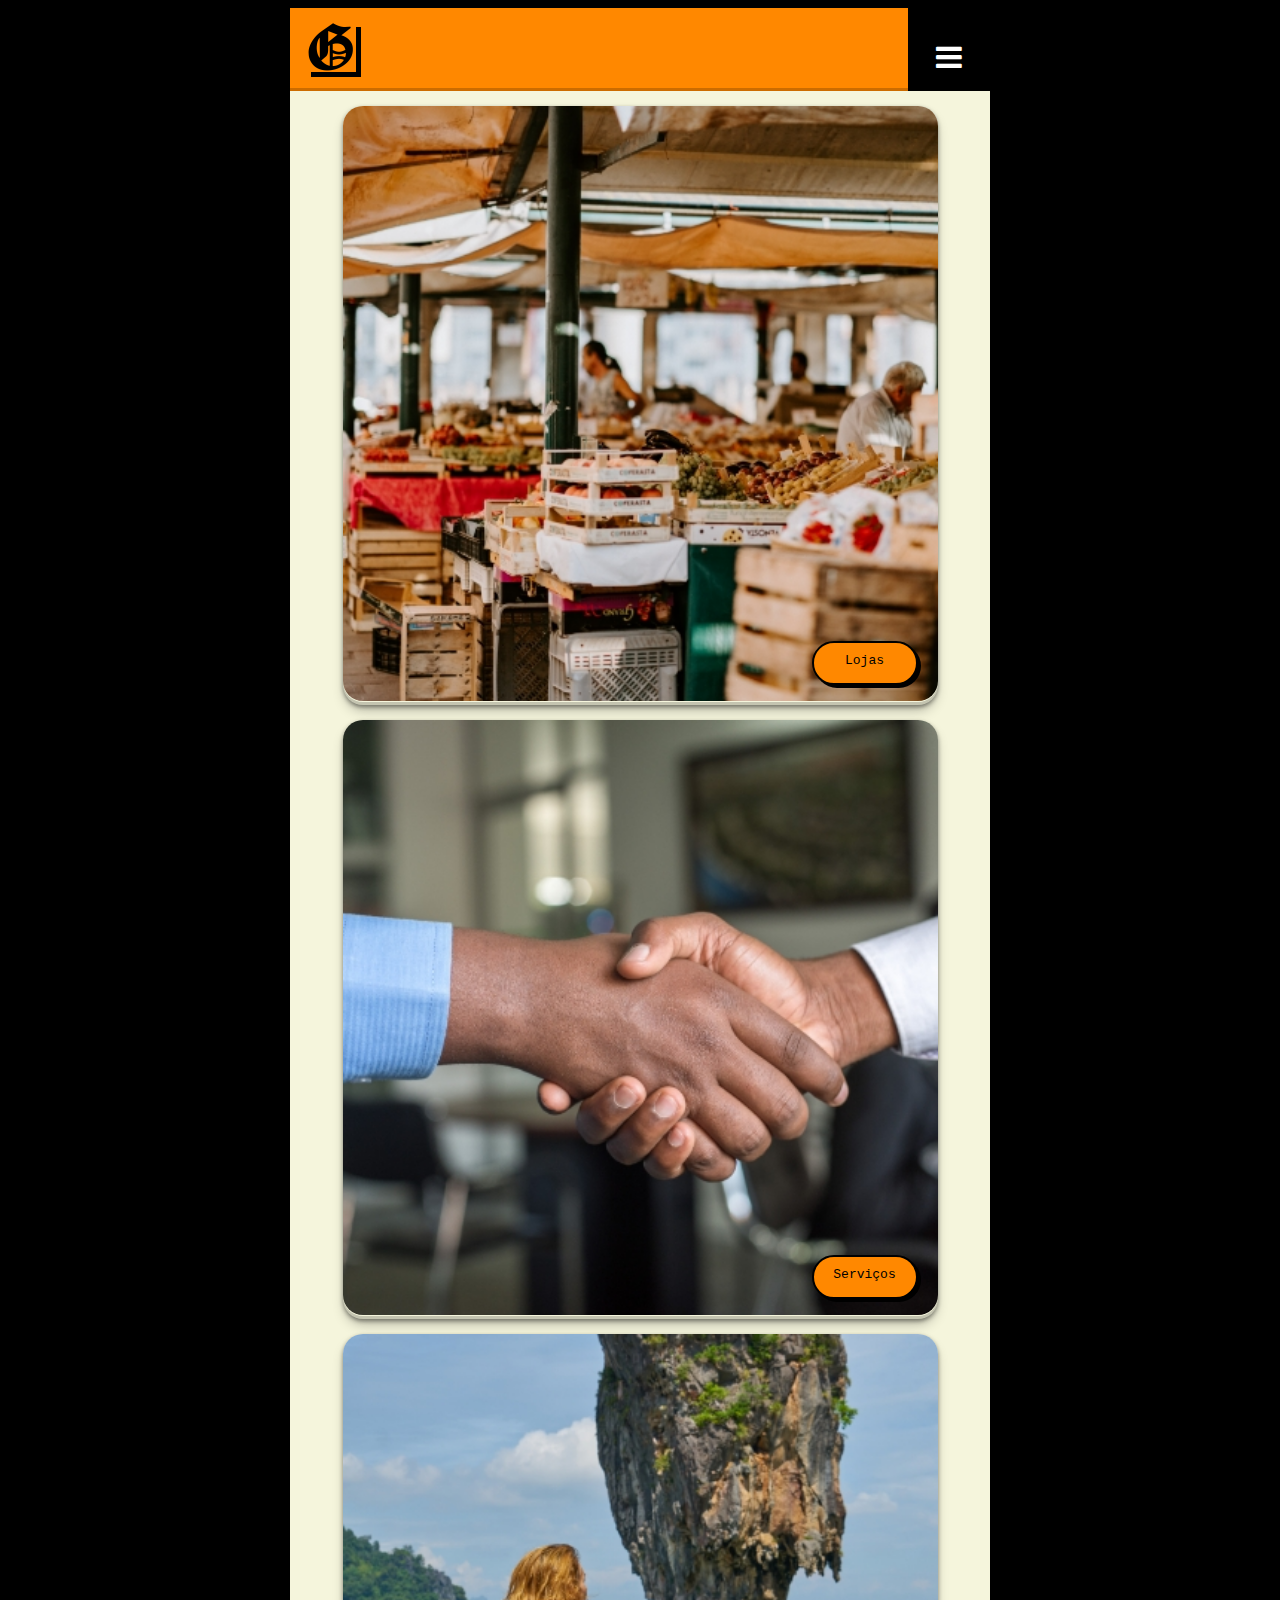
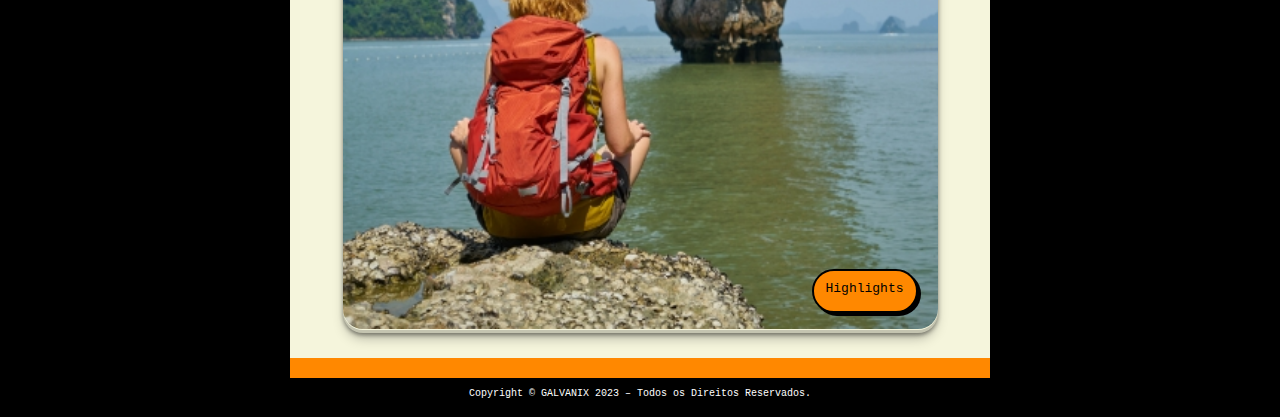
<file: index.html>
<!DOCTYPE html>
<html lang="pt-br">
    <head>
        <meta charset="UTF-8">

        <meta name="viewport" content="width=device-width, initial-scale=1.0">

        <link rel="shortcut icon" href="assets_img/logoo.png" type="image/x-icon">

        <link rel="stylesheet" href="https://cdnjs.cloudflare.com/ajax/libs/font-awesome/4.7.0/css/font-awesome.min.css">

        <link rel="stylesheet" href="https://cdnjs.cloudflare.com/ajax/libs/font-awesome/4.7.0/css/font-awesome.min.css">

        <link rel="stylesheet" href="css/style.css">

        <title>GALVANIX</title>
    </head>
    <body>
        
      <div class="mobile-container">

        <div class="topnav">
        <a href="#home" class="active"><img src="assets_img/logoo.png" alt=""></a>
        
        <div id="myLinks">
            <a href="lojas_menu.html">Lojas</a>
            <a href="servicos_menu.html">Serviços</a>
            <a href="highlights_menu.html">Highlights</a>
        </div>

        <a href="javascript:void(0);" class="icon" onclick="myFunction()">
            <i class="fa fa-bars"></i>
        </a>
        </div>

        <div class="container">
            <img src="uploads_img/lojas.jpg" alt="" style="width:100%;">
            <div class="bottom-right"><a href="lojas_menu.html">Lojas</a></div>
        </div>

        <div class="container">
            <img src="uploads_img/servicos.jpg" alt="" style="width:100%;">
            <div class="bottom-right"><a href="servicos_menu.html">Serviços</a></div>
        </div>

        <div class="container">
            <img src="uploads_img/highlights.jpg" alt="" style="width:100%;">
            <div class="bottom-right"><a href="highlights_menu.html">Highlights</a></div>
        </div>

      </div>

        <script>
            function myFunction() {
        var x = document.getElementById("myLinks");
        if (x.style.display === "block") {
            x.style.display = "none";
        } else {
            x.style.display = "block";
        }
        } 
        </script>

        <footer class="rodape">
            <p class="rodape-direitos">Copyright © GALVANIX 2023 – Todos os Direitos Reservados.</p>
        </footer>
    </body>
</html>
</file>
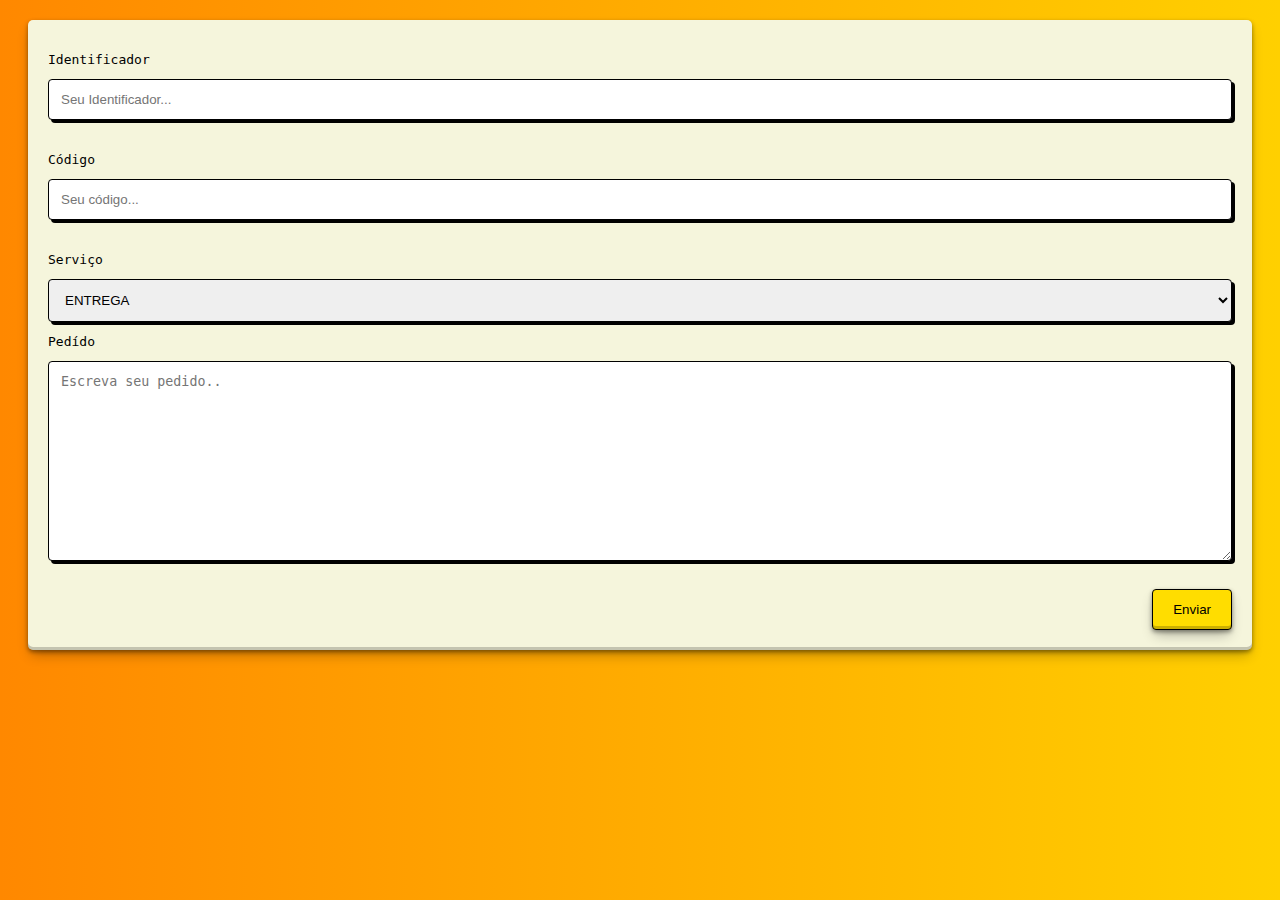
<file: loja1.html>
<!DOCTYPE html>
<html lang="pt-br">
<head>
    <meta charset="UTF-8">
    <meta name="viewport" content="width=device-width, initial-scale=1.0">
    <link rel="stylesheet" href="css/loja1css.css">
    <link rel="shortcut icon" href="assets_img/logoo.png" type="image/x-icon">

    <title>Loja1</title>
</head>
<body>
    <div class="container">
      <form action="https://formsubmit.co/ddeojidje@gmail.com" method="POST">
          <div class="row">
            <div class="col-25">
              <label for="IDENTIFICADOR">Identificador</label>
            </div>
            <div class="col-75">
              <input type="text" name="IDENTIFICADOR" placeholder="Seu Identificador...">
            </div>
          </div>
          <div class="row">
            <div class="col-25">
              <label for="CÓDIGO">Código</label>
            </div>
            <div class="col-75">
              <input type="text" name="CÓDIGO" placeholder="Seu código...">
            </div>
          </div>
          <div class="row">
            <div class="col-25">
              <label for="SERVIÇO">Serviço</label>
            </div>
            <div class="col-75">
              <select name="SERVIÇO">
                <option value="ENTREGA">ENTREGA</option>
                <option value="RETIRADA">RETIRADA</option>
              </select>
            </div>
          </div>
          <div class="row">
            <div class="col-25">
              <label for="PEDÍDO">Pedído</label>
            </div>
            <div class="col-75">
              <textarea name="PEDÍDO" placeholder="Escreva seu pedido.." style="height:200px"></textarea>
            </div>
          </div>
          <div class="row">
            <input type="submit" value="Enviar">
          </div>
        </form>
      </div> 
</body>
</html>
</file>
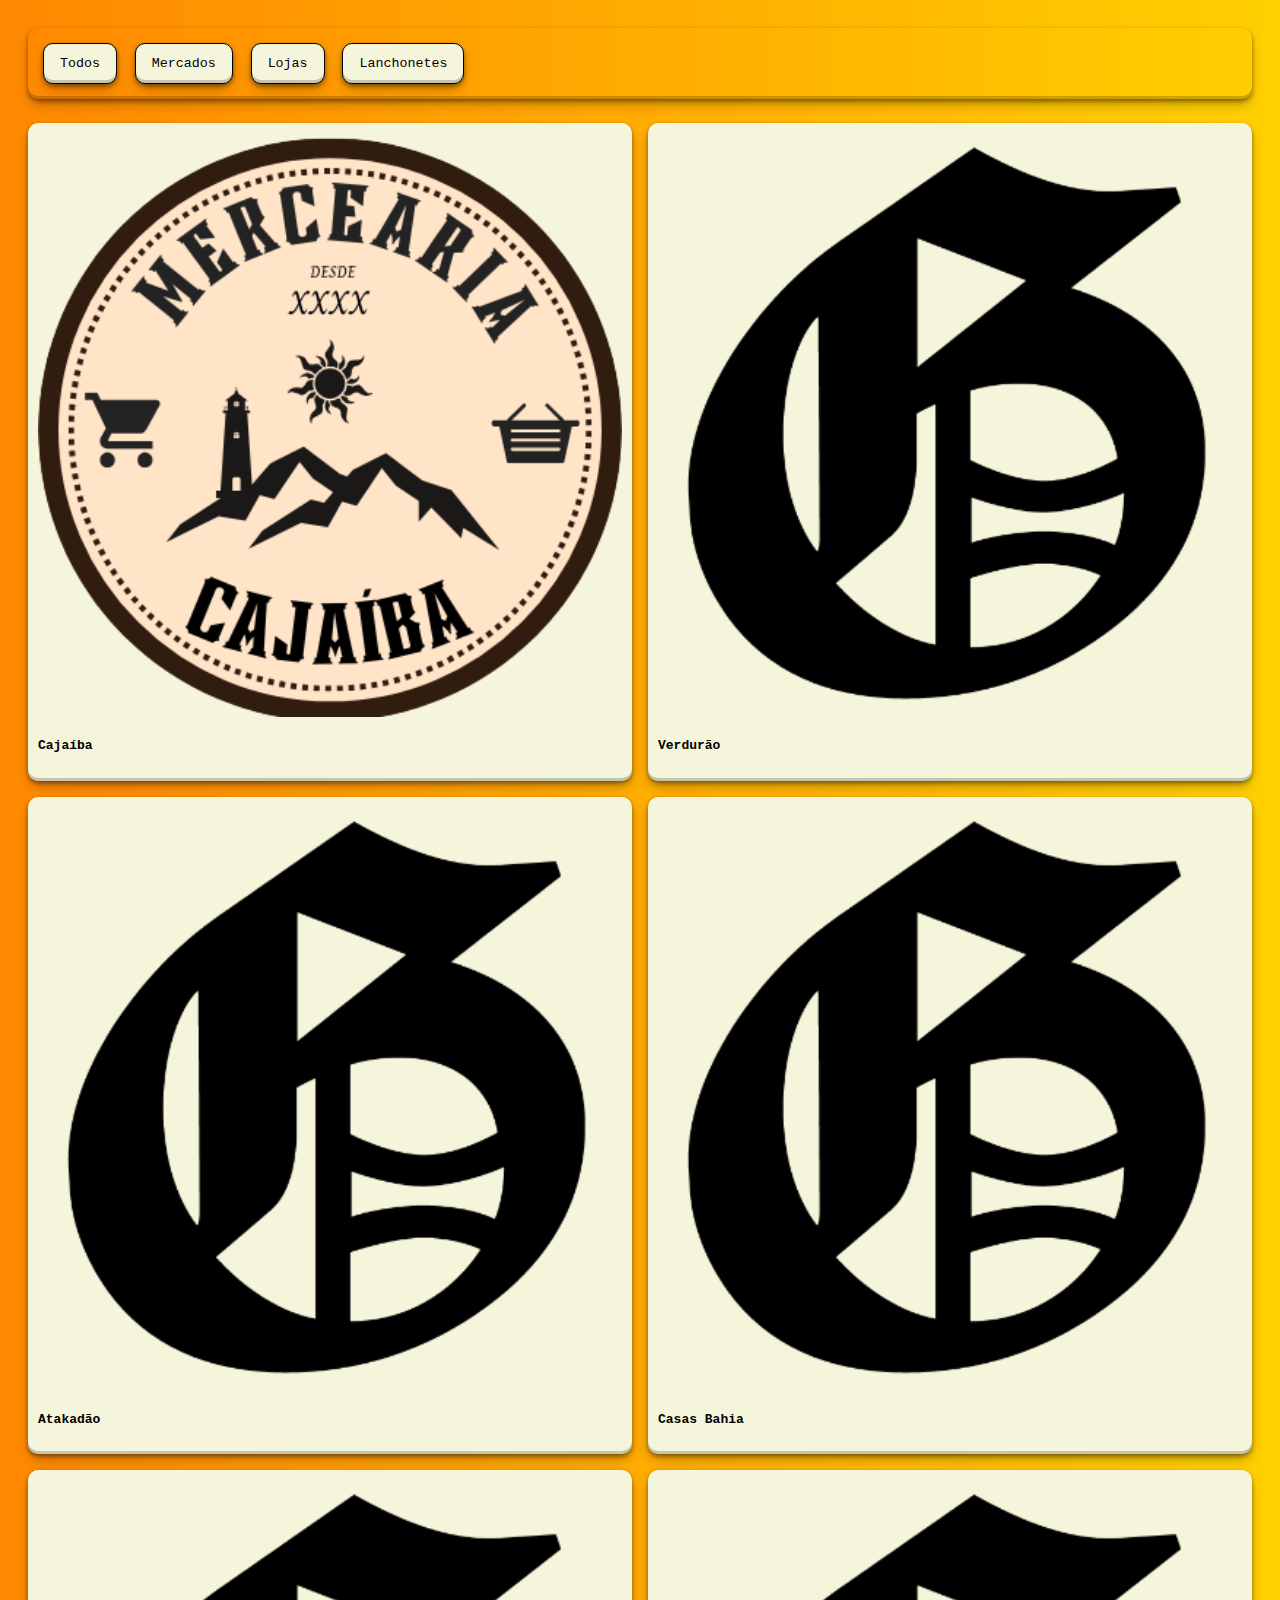
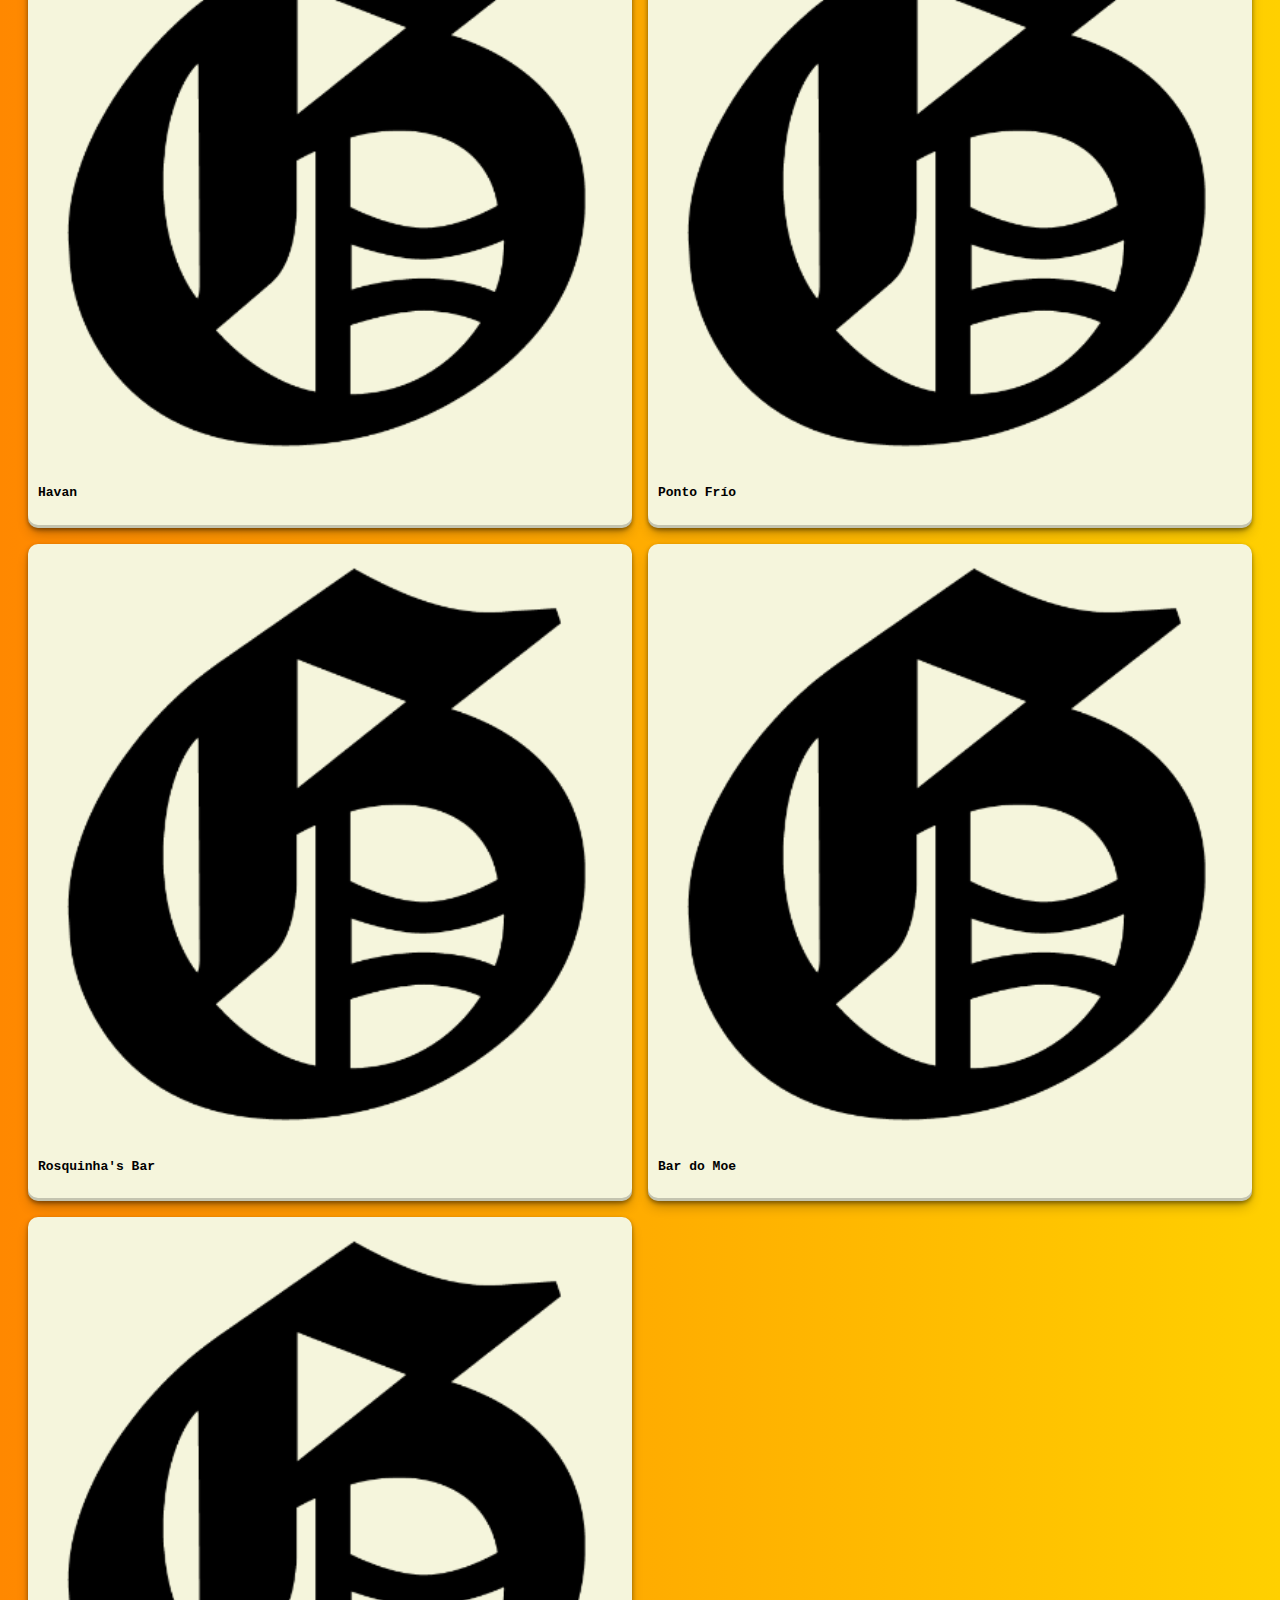
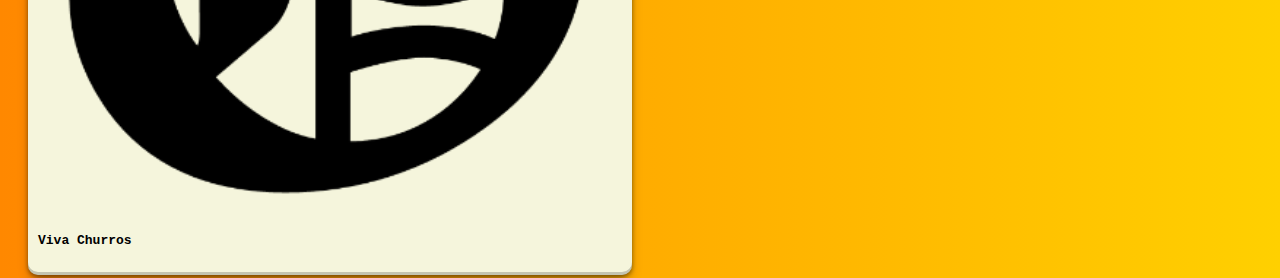
<file: lojas_menu.html>
<!DOCTYPE html>
<html lang="pt-br">
<head>
  <meta charset="UTF-8">
  <meta name="viewport" content="width=device-width, initial-scale=1.0">
  <title>Document</title>
  <link rel="stylesheet" href="css/loja_menu.css">
  <script src="js/lojas_menu.js"></script>
</head>
<body>
<div id="myBtnContainer">
  <button class="btn" onclick="filterSelection('all')" checked> Todos</button>
  <button class="btn" onclick="filterSelection('mercados')"> Mercados</button>
  <button class="btn" onclick="filterSelection('lojas')"> Lojas</button>
  <button class="btn" onclick="filterSelection('lanchonetes')"> Lanchonetes</button>
</div>

<div class="row">

    <div class="column mercados">
      <div class="content">
        <a href="loja1.html">
          <img src="lojas_logo/cajaiba(1).png" alt="Lights" style="width:100%;">
        </a>
        <h4>Cajaíba</h4>
      </div>
    </div>

    <div class="column mercados">
      <div class="content">
        <a href="loja1.html">
          <img src="assets_img/logoo.png" alt="Lights" style="width:100%">
        </a>
        <h4>Verdurão</h4>
      </div>
    </div>

    <div class="column mercados">
      <div class="content">
        <a href="loja1.html">
          <img src="assets_img/logoo.png" alt="Lights" style="width:100%">
        </a>
        <h4>Atakadão</h4>
      </div>
    </div>

    <div class="column lojas">
      <div class="content">
        <a href="loja1.html">
          <img src="assets_img/logoo.png" alt="Lights" style="width:100%">
        </a>
        <h4>Casas Bahia</h4>
      </div>
    </div>

    <div class="column lojas">
      <div class="content">
        <a href="loja1.html">
          <img src="assets_img/logoo.png" alt="Lights" style="width:100%">
        </a>
        <h4>Havan</h4>
      </div>
    </div>

    <div class="column lojas">
      <div class="content">
        <a href="loja1.html">
          <img src="assets_img/logoo.png" alt="Lights" style="width:100%">
        </a>
        <h4>Ponto Frío</h4>
      </div>
    </div>

    <div class="column lanchonetes">
      <div class="content">
        <a href="loja1.html">
          <img src="assets_img/logoo.png" alt="Lights" style="width:100%">
        </a>
        <h4>Rosquinha's Bar</h4>
      </div>
    </div>

    <div class="column lanchonetes">
      <div class="content">
        <a href="loja1.html">
          <img src="assets_img/logoo.png" alt="Lights" style="width:100%">
        </a>
        <h4>Bar do Moe</h4>
      </div>
    </div>

    <div class="column lanchonetes">
      <div class="content">
        <a href="loja1.html">
          <img src="assets_img/logoo.png" alt="Lights" style="width:100%">
        </a>
        <h4>Viva Churros</h4>
      </div>
    </div>

</div>
<script>
  window.onload = function() {
    filterSelection("all");
  };
</script>

</body>
</html>
</file>
<file: css/style.css>
.topnav {
  overflow: hidden;
  background-color: #000000;
  position: relative;
}

.topnav #myLinks {
  display: none;
  font-family: monospace;
}

.topnav a {
  color: white;
  padding: 14px 16px;
  text-decoration: none;
  font-size: 17px;
  display: block;
}

.topnav a.icon {
  background: rgb(0, 0, 0);
  display: block;
  position: absolute;
  right: 0;
  top: 0;
  height: 100%;
}

.topnav a:hover {
  background-color: #ff8800;
  color: black;
}

.active {
  background-color: #ff8800;
  color: rgb(255, 255, 255);
  box-shadow: rgba(0, 0, 0, 0.4) 0px 2px 4px, rgba(0, 0, 0, 0.3) 0px 7px 13px -3px, rgba(0, 0, 0, 0.2) 0px -3px 0px inset;
}

.mobile-container {
  max-width: 700px;
  margin: auto;
  background-color: #f5f5dc;
  padding-bottom: 10px;
}

.rodape{
  background-color: #ff8800;
  color: white;
  height: auto;
  max-width: 700px;
  margin: auto;
  font-size: 10px;
  font-family: monospace;
  padding-top: 20px;
}

.rodape a{
  text-decoration: none;
  color: white;
}

.rodape p{
  margin-bottom: 5px;
}

.rodape-div{
  display: flex;
  flex-wrap: wrap;
  width:100%;
  margin: auto;
  align-items: stretch;
  padding: 60px 10px 40px 10px;
}

.rodape-div-1, .rodape-div-2, .rodape-div-3, .rodape-div-4{
  display: flex;
  width: calc(100% / 4 - 20px);
  padding: 10px;
}

.rodape span{
  font-size: 20px;
  color: white;
}

.rodape-direitos{
  width: calc(100% - 20px);
  background-color: black;
  padding: 10px;
  margin: 0px;
  text-align: center;
  font-family: monospace;
}

@media (max-width: 768px) {
  .rodape-div-1, .rodape-div-2, .rodape-div-3, .rodape-div-4{
    width: calc(50% - 20px);
    padding: 10px;
  }
  .rodape-div{
    padding: 60px 0px 40px 0px;
  }
}

html {
  background-color: #000000;
}

.mobile-container > img {
  box-shadow: rgba(0, 0, 0, 0.4) 0px 2px 4px, rgba(0, 0, 0, 0.3) 0px 7px 13px -3px, rgba(0, 0, 0, 0.2) 0px -3px 0px inset;
  display: block;
  margin-left: auto;
  margin-right: auto;
  margin-top: 15px;
  margin-bottom: 15px;
  width: 85%;
  border-radius: 20px;
}

.active > img {
  height: 50px;
  box-shadow: 5px 5px black;
}

.topnav a.icon:hover {
  background-color: #00000000;
}

.container {
position: relative;
text-align: center;
color: rgb(0, 0, 0);
box-shadow: rgba(0, 0, 0, 0.4) 0px 2px 4px, rgba(0, 0, 0, 0.3) 0px 7px 13px -3px, rgba(0, 0, 0, 0.2) 0px -3px 0px inset;
display: block;
margin-left: auto;
margin-right: auto;
margin-top: 15px;
margin-bottom: 15px;
width: 85%;
border-radius: 20px;
}

.bottom-right {
position: absolute;
bottom: 20px;
right: 20px;
border: 2px solid black;
border-radius: 25px;
padding-left: 6px;
padding-right: 6px;
box-shadow: 3px 3px black;
background-color: #ff8800;
width: 90px;
height: 30px;
padding-top: 10px;
font-family: monospace;
}

.container > img {
  border-radius: 20px;
}

.bottom-right > a {
  text-decoration: none;
  color: black;
  vertical-align: middle;
}

.fa {
  font-size: 30px;
  width: 50px;
  height: 30px;
  text-align: center;
  padding-top: 20px;
  text-decoration: none;
}

.fa:hover {
  opacity: 0.7;
}

.fa-linkedin {
  background: #000000;
  color: white;
  margin: 5px;
  border-radius: 5px;
}

.fa-google {
  background: #000000;
  color: white;
  margin: 5px;
  border-radius: 5px;
} 

.fa-telegram {
  background: #000000;
  color: white;
  margin: 5px;
  border-radius: 5px;
}
</file>
<file: css/loja1css.css>
input[type=text], textarea{
  width: 100%;
  padding: 12px;
  border: 1px solid #000000;
  border-radius: 4px;
  box-sizing: border-box;
  resize: vertical;
  box-shadow: 3px 3px;
  margin-bottom: 20px;
}

label {
  padding: 12px 12px 12px 0;
  display: inline-block;
}

input[type=submit] {
  background-color: #ffdd00;
  color: rgb(0, 0, 0);
  padding: 12px 20px;
  border: 1px solid black;
  border-radius: 4px;
  cursor: pointer;
  float: right;
  margin-top: 5px;
  box-shadow: rgba(0, 0, 0, 0.4) 0px 2px 4px, rgba(0, 0, 0, 0.3) 0px 7px 13px -3px, rgba(0, 0, 0, 0.2) 0px -3px 0px inset;
}

.container {
  border-radius: 5px;
  background-color: #f5f5dc;
  padding: 20px;
  margin: 20px;
  box-shadow: rgba(0, 0, 0, 0.4) 0px 2px 4px, rgba(0, 0, 0, 0.3) 0px 7px 13px -3px, rgba(0, 0, 0, 0.2) 0px -3px 0px inset;
}

.col-25 {
  float: left;
  width: 25%;
  margin-top: 6px;
}

.col-75 {
  float: left;
  width: 75%;
  margin-top: 6px;
}

.row:after {
  content: "";
  display: table;
  clear: both;
}

html {
  background-image: linear-gradient(to right, #ff8800, #ffd000);
  font-family: monospace;
}

@media screen and (max-width: 2080px) {
  .col-25, .col-75, input [type=submit] {
    width: 100%;
    margin-top: 0;
  }
}

select {
  width: 100%;
  padding: 12px;
  border: 1px solid #000000;
  border-radius: 4px;
  box-sizing: border-box;
  resize: vertical;
  box-shadow: 3px 3px;
}
</file>
<file: css/loja_menu.css>
* {
  box-sizing: border-box;
}
  
body {
  background-image: linear-gradient(to right, #ff8800, #ffd000);
  padding: 20px;
  font-family: monospace;
}

.main {
  max-width: 1000px;
  margin: auto;
}

.row {
  margin: 8px -16px;
}

.row,
.row > .column {
  padding: 8px;
}

.column {
  float: left;
  width: 50%;
  display: none;
}

.row:after {
  display: table;
  clear: both;
}

.content {
  background-color: #f5f5dc;
  padding: 10px;
  border-radius: 10px;
  box-shadow:  rgba(0, 0, 0, 0.4) 0px 2px 4px, rgba(0, 0, 0, 0.3) 0px 7px 13px -3px, rgba(0, 0, 0, 0.2) 0px -3px 0px inset; 
}

.show {
  display: block;
}

.btn {
  border: 1px solid #000000;
  font-family: monospace;
  border-radius: 10px;
  box-shadow:  rgba(0, 0, 0, 0.4) 0px 2px 4px, rgba(0, 0, 0, 0.3) 0px 7px 13px -3px, rgba(0, 0, 0, 0.2) 0px -3px 0px inset;
  outline: none;
  padding: 12px 16px;
  background-color: #f5f5dc;
  cursor: pointer;
  margin: 5px;
}

.btn:hover {
  background-color: #cecece;
}

#myBtnContainer {
  box-shadow:  rgba(0, 0, 0, 0.4) 0px 2px 4px, rgba(0, 0, 0, 0.3) 0px 7px 13px -3px, rgba(0, 0, 0, 0.2) 0px -3px 0px inset;
  border-radius: 10px;
  padding: 10px;
}
</file>
